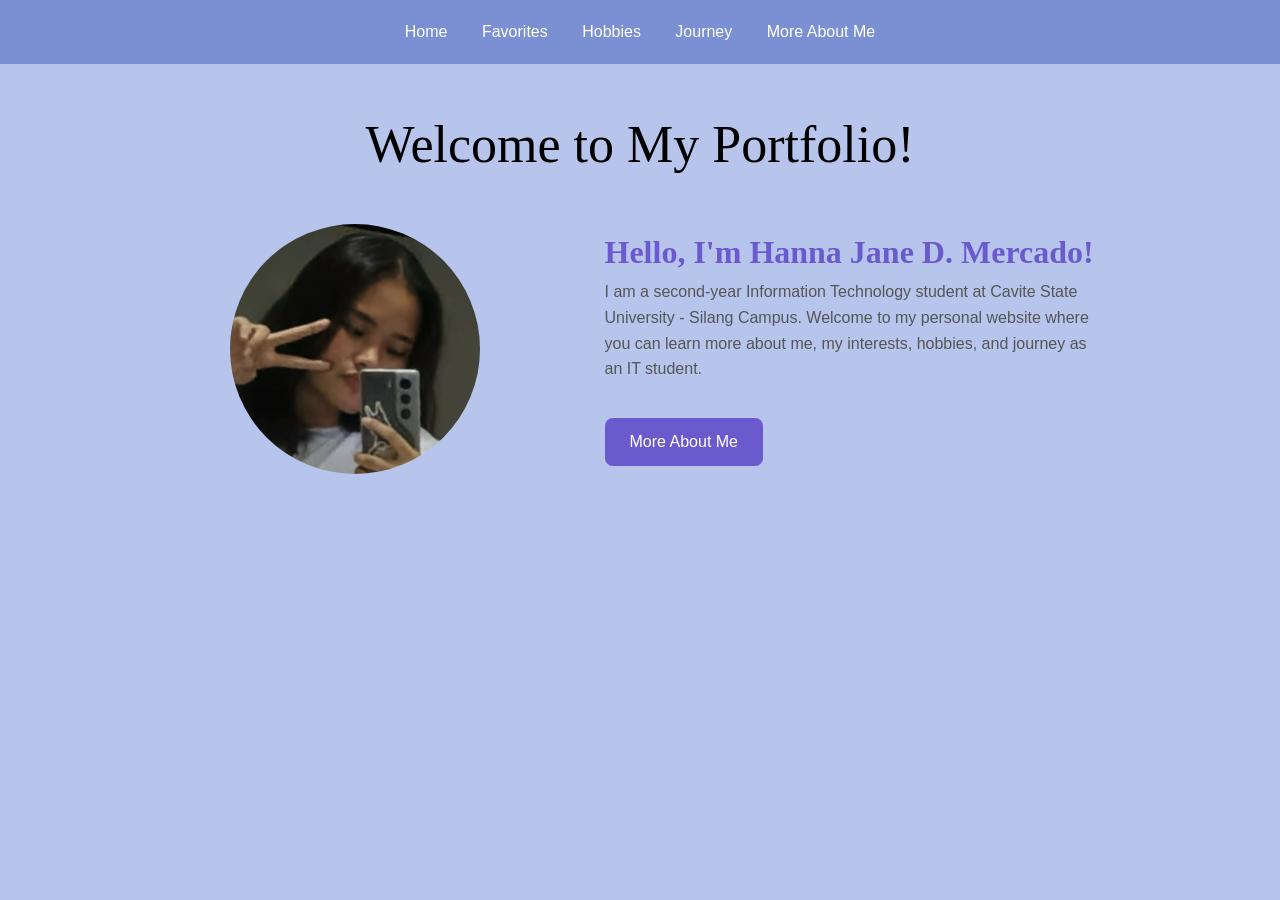
<file: index.html>
<!DOCTYPE html>
<html lang="en">
<head>
    <meta charset="UTF-8">
    <meta name="viewport" content="width=device-width, initial-scale=1.0">

    <title>My Portfolio | Home</title>

    <!-- Bootstrap CSS -->
    <link href="https://cdn.jsdelivr.net/npm/bootstrap@5.3.8/dist/css/bootstrap.min.css" rel="stylesheet">
    <link rel="stylesheet" href="style.css">
</head>

<body>

    <nav>
        <a href="index.html">Home</a>
        <a href="favorites.html">Favorites</a>
        <a href="hobbies.html">Hobbies</a>
        <a href="journey.html">Journey</a>
        <a href="more.html">More About Me</a>
    </nav>

    <main>
        <h1 class="page-title">Welcome to My Portfolio!</h1>

        <div class="container my-5">
            <div class="row align-items-center justify-content-center g-4">

                <!-- Profile Picture -->
                <div class="col-12 col-md-5 text-center">
                    <img src="images/myPicture.jpg"
                         alt="My Profile Picture"
                         class="profile img-fluid">
                </div>

                <!-- Welcome Introduction -->
                <div class="col-12 col-md-6 text-center text-md-start">
                    <div class="welcome">
                        <h2 class="my-name">Hello, I'm Hanna Jane D. Mercado!</h2>

                        <p>
                            I am a second-year Information Technology student
                            at Cavite State University - Silang Campus.
                            Welcome to my personal website where you can learn
                            more about me, my interests, hobbies, and journey
                            as an IT student.
                        </p>

                        <a href="more.html" class="more-button">
                            More About Me
                        </a>
                    </div>
                </div>

            </div>
        </div>
    </main>

</body>
</html>
</file>
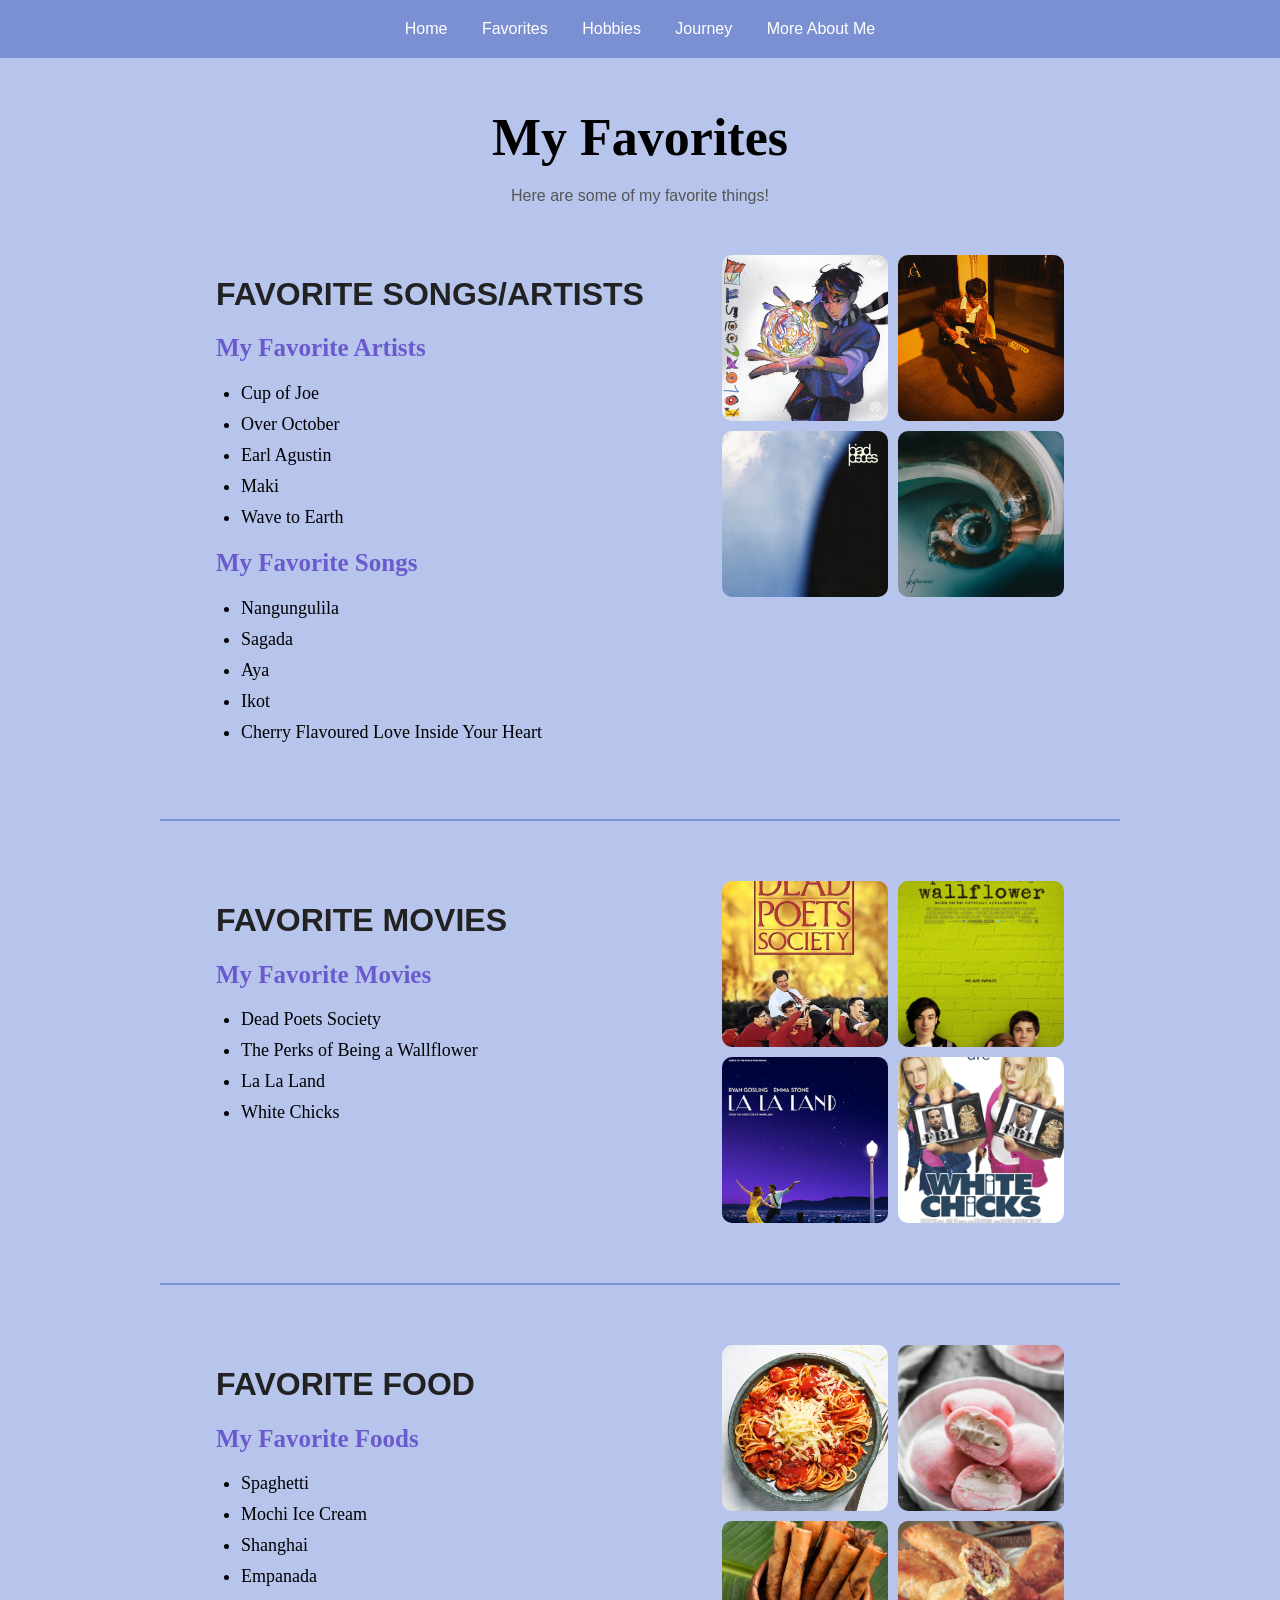
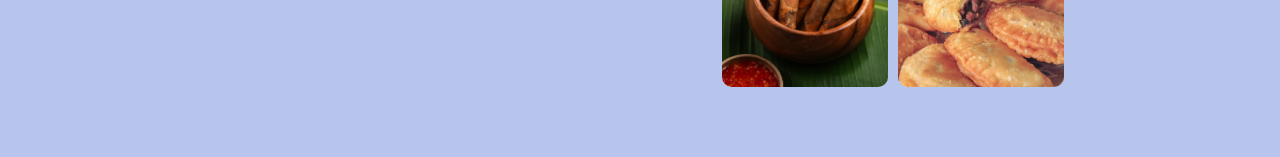
<file: favorites.html>
<!DOCTYPE html>
<html lang="en">
<head>
    <meta charset="UTF-8">
    <meta name="viewport" content="width=device-width, initial-scale=1.0">
    <title>My Portfolio | Favorites</title>
    <link rel="stylesheet" href="style.css">
</head>
<body>

    <nav>
        <a href="index.html">Home</a>
        <a href="favorites.html">Favorites</a>
        <a href="hobbies.html">Hobbies</a>
        <a href="journey.html">Journey</a>
        <a href="more.html">More About Me</a>
    </nav>

    <main>
        <h1 class="fave">My Favorites</h1>
        <center><p>Here are some of my favorite things!</p></center>

        <!-- FAVORITE SONGS/ARTISTS -->
        <div class="music-section">
            <div class="music-list">
                <h1>FAVORITE SONGS/ARTISTS</h1>
                <h2>My Favorite Artists</h2>

                <ul>
                    <li>Cup of Joe</li>
                    <li>Over October</li>
                    <li>Earl Agustin</li>
                    <li>Maki</li>
                    <li>Wave to Earth</li>
                </ul>

                <h2>My Favorite Songs</h2>

                <ul>
                    <li>Nangungulila</li>
                    <li>Sagada</li>
                    <li>Aya</li>
                    <li>Ikot</li>
                    <li>Cherry Flavoured Love Inside Your Heart</li>
                </ul>
            </div>

            <div class="album-collage">
                <img src="images/kolor.jpg" alt="Album 1">
                <img src="images/aya.jpg" alt="Album 2">
                <img src="images/cherry.jpg" alt="Album 3">
                <img src="images/ikot.png" alt="Album 4">
            </div>
        </div>
        <hr class="section-divider">
        <!-- FAVORITE MOVIES -->
        <div class="movie-section">
            <div class="movie-list">
                <h1>FAVORITE MOVIES</h1>
                <h2>My Favorite Movies</h2>

                <ul>
                    <li>Dead Poets Society</li>
                    <li>The Perks of Being a Wallflower</li>
                    <li>La La Land</li>
                    <li>White Chicks</li>
                </ul>
            </div>

            <div class="album-collage">
                <img src="images/deadpoets.jpg" alt="Movie 1">
                <img src="images/perks.jpg" alt="Movie 2">
                <img src="images/lalaland.png" alt="Movie 3">
                <img src="images/white.jpg" alt="Movie 4">
            </div>
        </div>
        <hr class="section-divider">
        <!-- FAVORITE FOOD -->
        <div class="food-section">
            <div class="food-list">
                <h1>FAVORITE FOOD</h1>
                <h2>My Favorite Foods</h2>

                <ul>
                    <li>Spaghetti</li>
                    <li>Mochi Ice Cream</li>
                    <li>Shanghai</li>
                    <li>Empanada</li>
                </ul>
            </div>

            <div class="food-collage">
                <img src="images/spag.jpg" alt="Food 1">
                <img src="images/mochi.jpg" alt="Food 2">
                <img src="images/lumpia.jpg" alt="Food 3">
                <img src="images/empanada.jpg" alt="Food 4">
            </div>
        </div>

    </main>

</body>
</html>
</file>
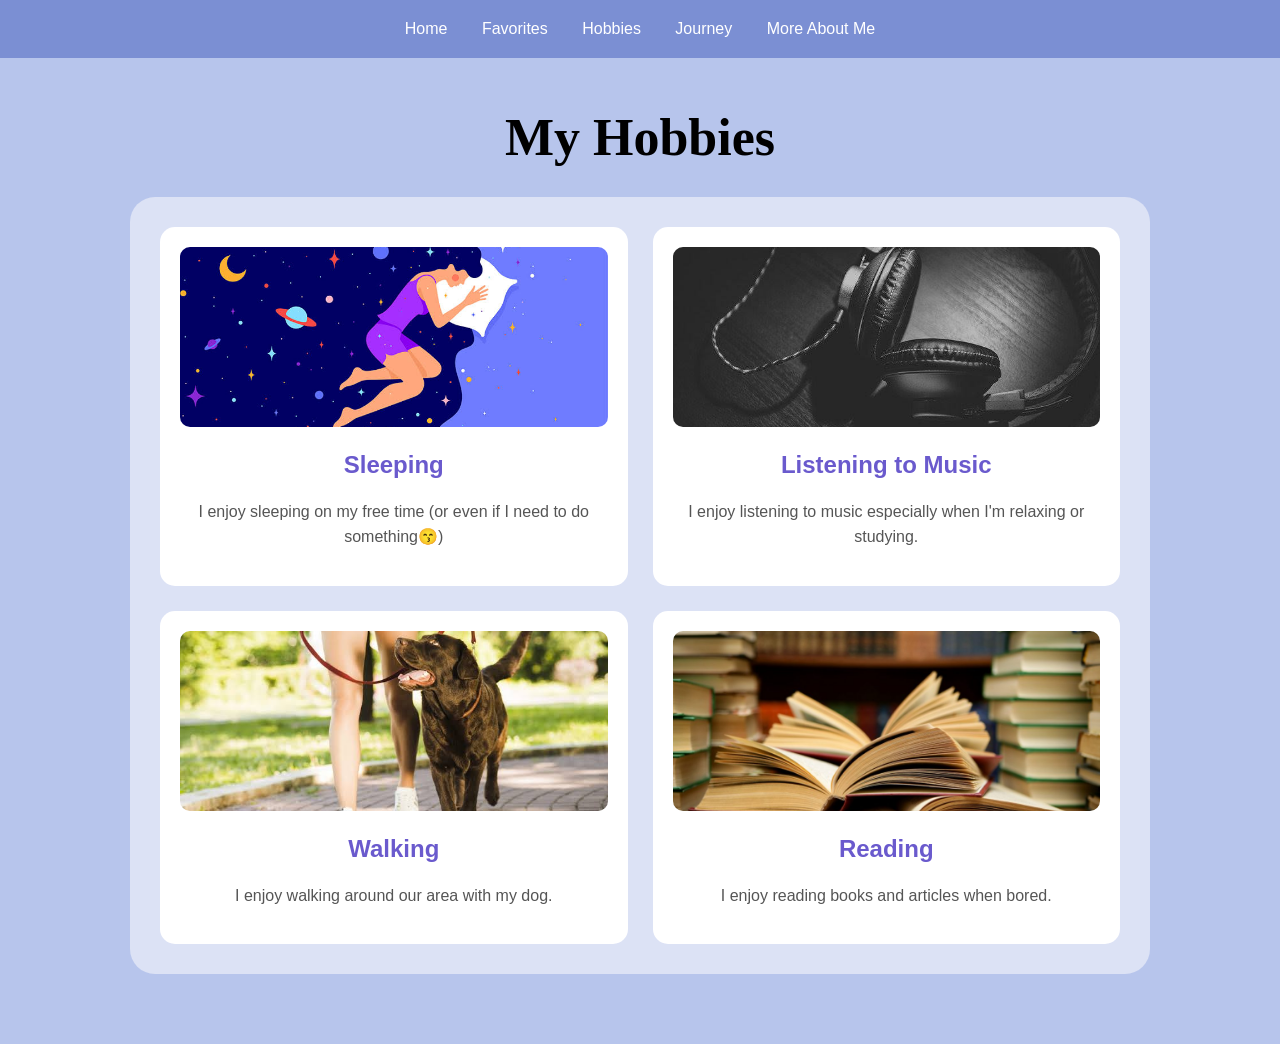
<file: hobbies.html>
<!DOCTYPE html>
<html lang="en">
<head>
    <meta charset="UTF-8">
    <meta name="viewport" content="width=device-width, initial-scale=1.0">
    <title>My Portfolio | Hobbies</title>
    <link rel="stylesheet" href="style.css">
</head>
<body>
    <nav>
        <a href="index.html">Home</a>
        <a href="favorites.html">Favorites</a>
        <a href="hobbies.html">Hobbies</a>
        <a href="journey.html">Journey</a>
        <a href="more.html">More About Me</a>
    </nav>

     <main>
        <h1 class="page-title">My Hobbies</h1>

    <div class="hobbies-container">

        <div class="hobby-box">
            <img src="images/sleep.jpg" alt="Sleeping">
            <h2>Sleeping</h2>
            <p>I enjoy sleeping on my free time (or even if I need to do something😙)</p>
        </div>

        <div class="hobby-box">
            <img src="images/listen.jpg" alt="Music">
            <h2>Listening to Music</h2>
            <p>I enjoy listening to music especially when I'm relaxing or studying.</p>
        </div>

        <div class="hobby-box">
            <img src="images/walking.jpg" alt="Walking">
            <h2>Walking</h2>
            <p>I enjoy walking around our area with my dog.</p>
        </div>

        <div class="hobby-box">
            <img src="images/read.jpg" alt="Reading">
            <h2>Reading</h2>
            <p>I enjoy reading books and articles when bored.</p>
        </div>

    </div>
    </main>

</body>
</html>
</file>
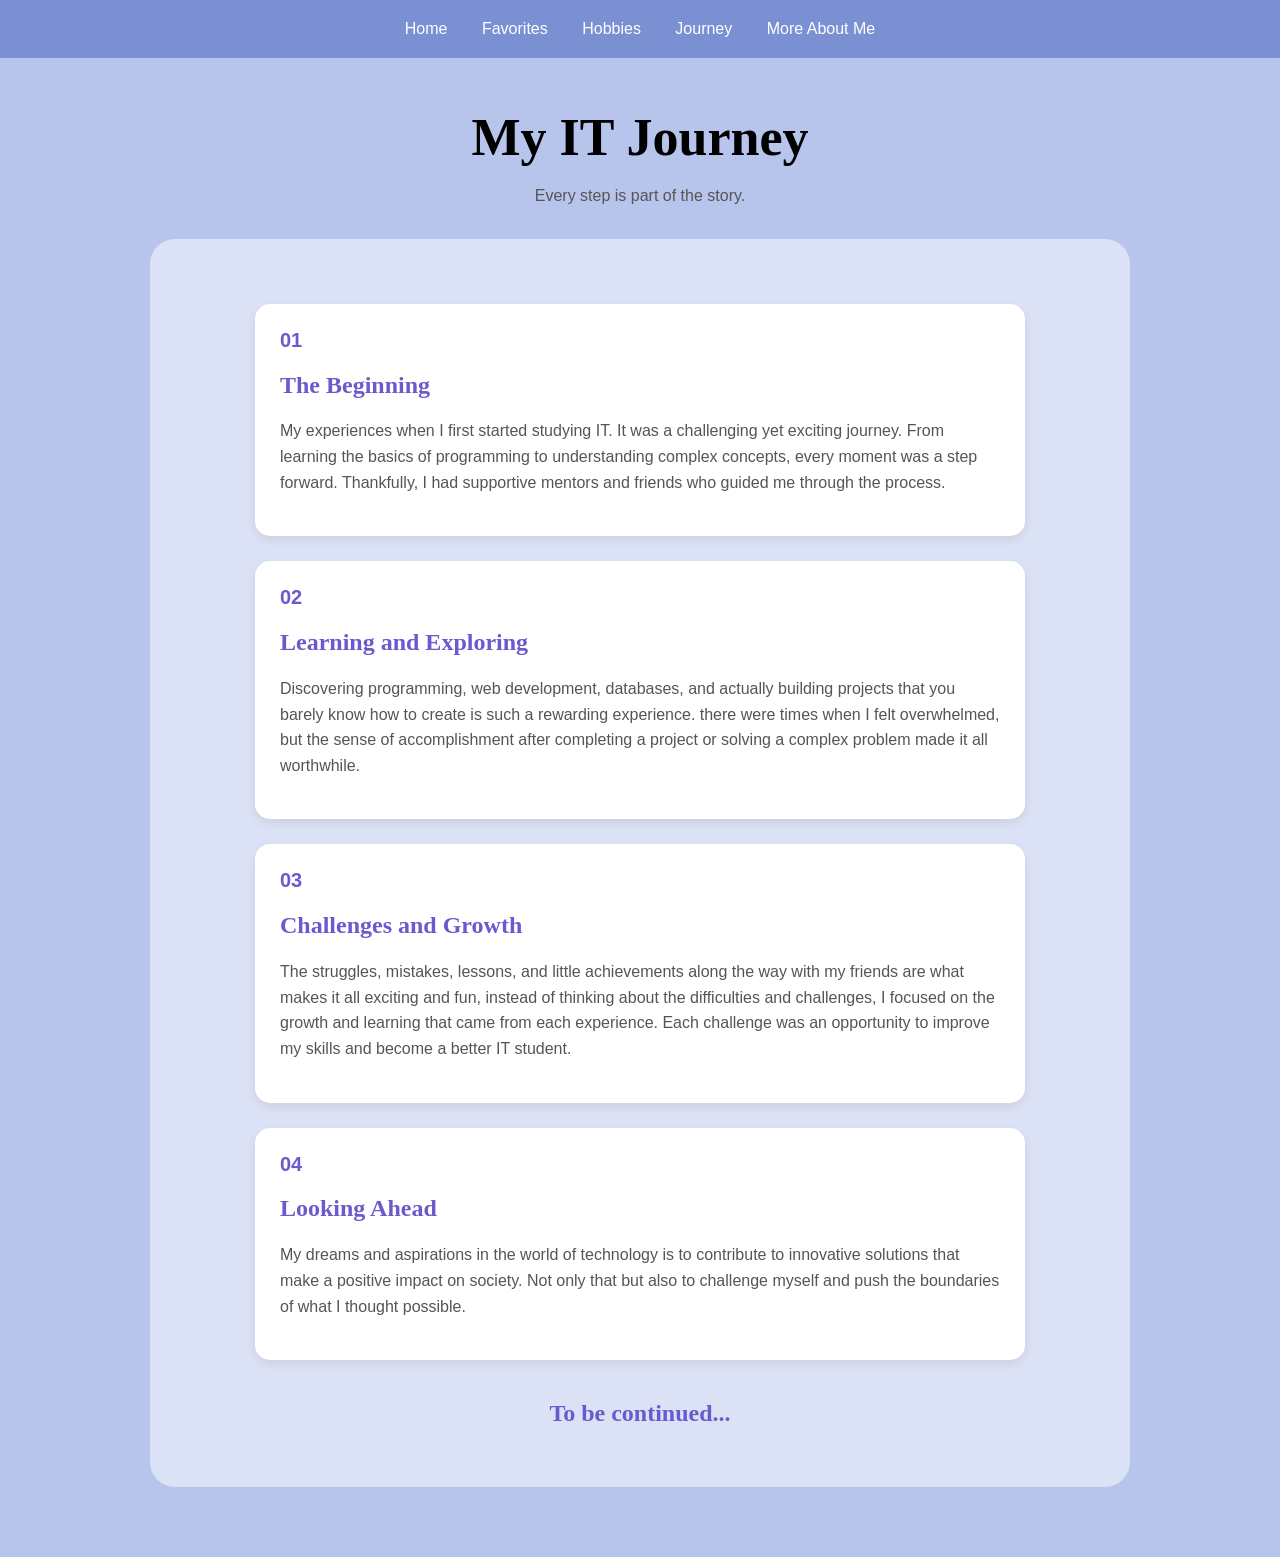
<file: journey.html>
<!DOCTYPE html>
<html>
<head>
    <title>My Journey</title>
    <link rel="stylesheet" href="style.css">
    <meta name="viewport" content="width=device-width, initial-scale=1">
</head>

<body>

    <nav>
        <a href="index.html">Home</a>
        <a href="favorites.html">Favorites</a>
        <a href="hobbies.html">Hobbies</a>
        <a href="journey.html">Journey</a>
        <a href="more.html">More About Me</a>
    </nav>

    <main>
        <h1 class="page-title">My IT Journey</h1>
        <p class="journey-intro">
            Every step is part of the story.
        </p>

        <div class="journey-container">

            <div class="journey-card">
                <span class="journey-number">01</span>
                <h2>The Beginning</h2>
                <p>My experiences when I first started studying IT. It was a challenging yet exciting journey.
                From learning the basics of programming to understanding complex concepts, every moment was a step forward.
                Thankfully, I had supportive mentors and friends who guided me through the process.</p>
            </div>

            <div class="journey-card">
                <span class="journey-number">02</span>
                <h2>Learning and Exploring</h2>
                <p>Discovering programming, web development, databases, and actually building projects that you barely know how to create is such a rewarding experience.
                there were times when I felt overwhelmed, but the sense of accomplishment after completing a project or solving a complex problem made it all worthwhile.</p>
            </div>

            <div class="journey-card">
                <span class="journey-number">03</span>
                <h2>Challenges and Growth</h2>
                <p>The struggles, mistakes, lessons, and little achievements along the way with my friends are what makes it all exciting and fun, instead of thinking about the difficulties 
                    and challenges, I focused on the growth and learning that came from each experience. Each challenge was an opportunity to improve my skills and become a better IT student.</p>
                </p>
            </div>

            <div class="journey-card">
                <span class="journey-number">04</span>
                <h2>Looking Ahead</h2>
                <p>My dreams and aspirations in the world of technology is to contribute to innovative solutions that make a positive impact on society. Not only that but also to challenge myself and push the boundaries of what I thought possible.</p>
            </div>

            <h2 class="journey-ending">To be continued...</h2>

        </div>
    </main>

</body>
</html>
</file>
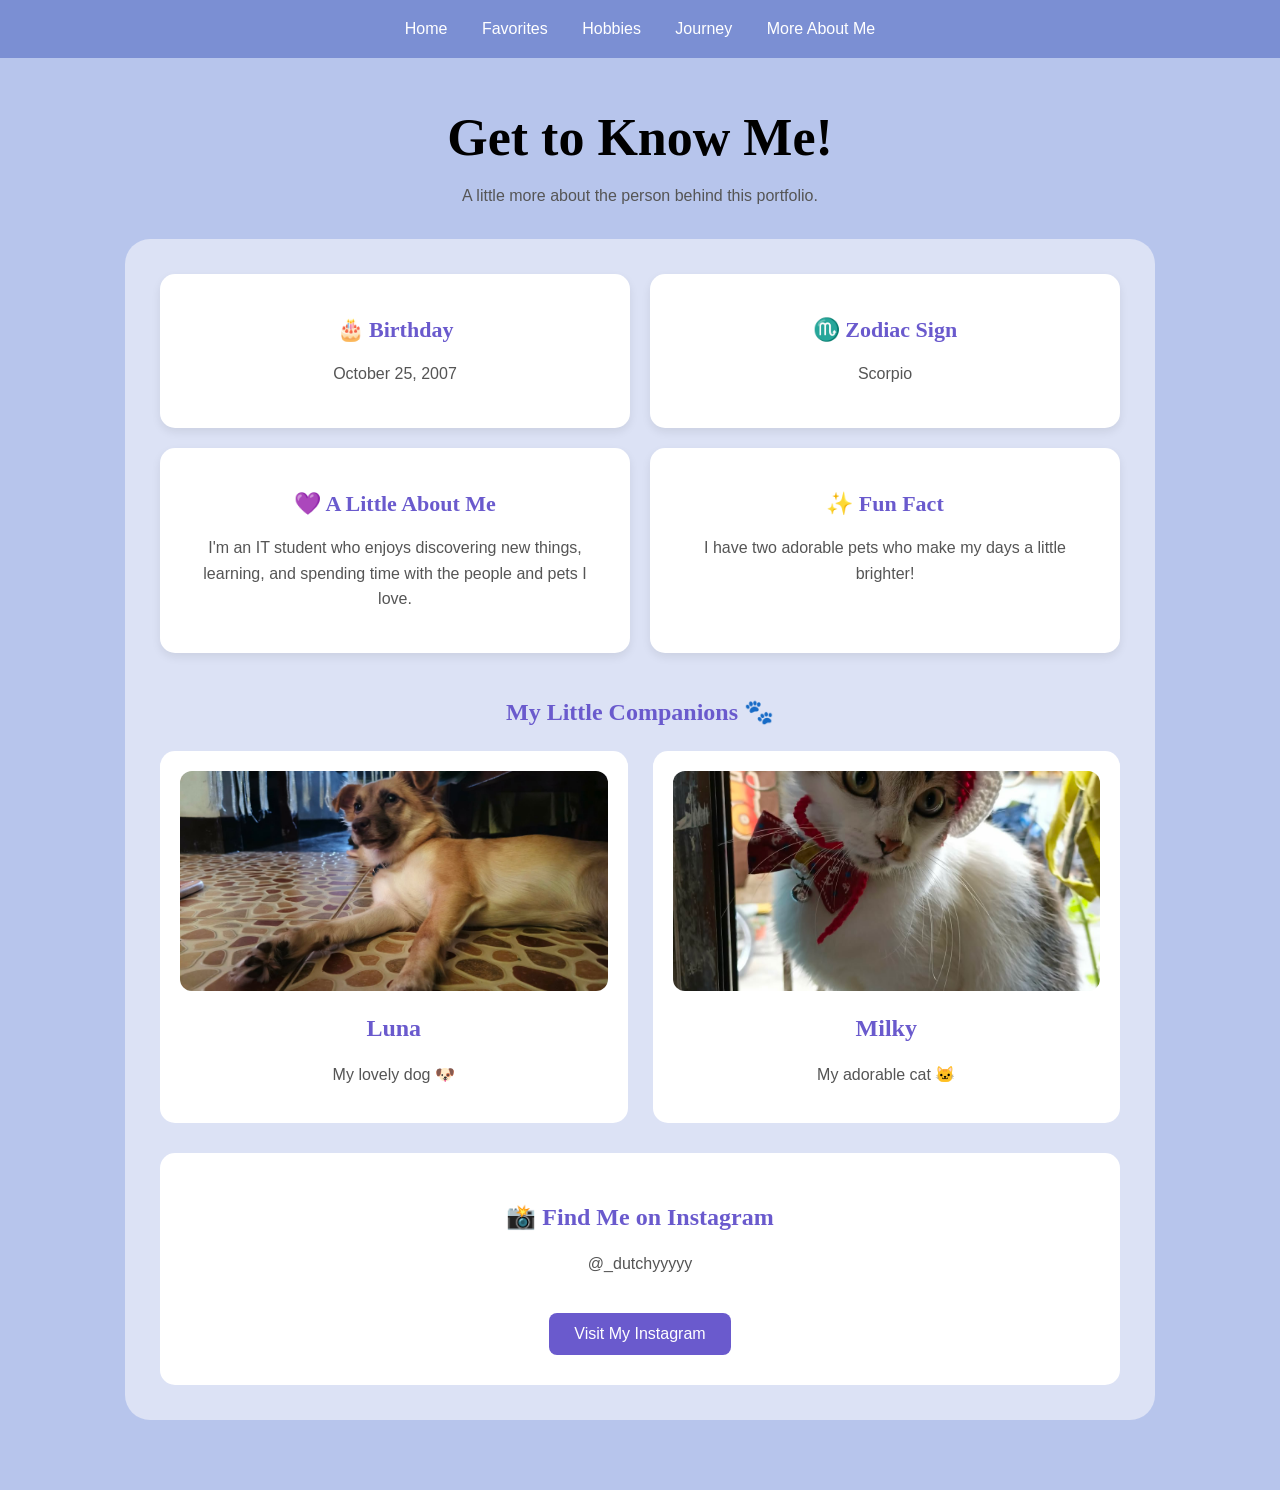
<file: more.html>
<!DOCTYPE html>
<html lang="en">
<head>
    <meta charset="UTF-8">
    <meta name="viewport" content="width=device-width, initial-scale=1.0">

    <title>More About Me</title>
    <link rel="stylesheet" href="style.css">
</head>

<body>

    <nav>
        <a href="index.html">Home</a>
        <a href="favorites.html">Favorites</a>
        <a href="hobbies.html">Hobbies</a>
        <a href="journey.html">Journey</a>
        <a href="more.html">More About Me</a>
    </nav>

    <main>
        <h1 class="page-title">Get to Know Me!</h1>

        <p class="about-intro">
            A little more about the person behind this portfolio.
        </p>

        <div class="about-container">

            <!-- Personal Information -->
            <div class="about-grid">

                <div class="about-card">
                    <h2>🎂 Birthday</h2>
                    <p>October 25, 2007</p>
                </div>

                <div class="about-card">
                    <h2>♏ Zodiac Sign</h2>
                    <p>Scorpio</p>
                </div>

                <div class="about-card">
                    <h2>💜 A Little About Me</h2>
                    <p>
                        I'm an IT student who enjoys discovering
                        new things, learning, and spending time
                        with the people and pets I love.
                    </p>
                </div>

                <div class="about-card">
                    <h2>✨ Fun Fact</h2>
                    <p>
                        I have two adorable pets who make my
                        days a little brighter!
                    </p>
                </div>

            </div>

            <!-- My Pets -->
            <h2 class="pets-title">My Little Companions 🐾</h2>

            <div class="pets-grid">

                <div class="pet-card">
                    <img src="images/luna.jpg" alt="My Dog Luna">
                    <h2>Luna</h2>
                    <p>My lovely dog 🐶</p>
                </div>

                <div class="pet-card">
                    <img src="images/milky.jpg" alt="My Cat Milky">
                    <h2>Milky</h2>
                    <p>My adorable cat 🐱</p>
                </div>

            </div>

            <!-- Instagram -->
            <div class="instagram-card">
                <h2>📸 Find Me on Instagram</h2>
                <p>@_dutchyyyyy</p>
                <a href="https://www.instagram.com/_dutchyyyyy/"
                   target="_blank"
                   class="more-button">
                    Visit My Instagram
                </a>
            </div>

        </div>

    </main>

</body>
</html>
</file>
<file: style.css>
body {
    margin: 0;
    font-family: Arial, sans-serif;
    background-color: rgb(183, 197, 236);
}

/* navigation bar */
nav {
    background-color: #7b8fd3;
    padding: 20px;
    text-align: center;
    flex-wrap: wrap;
}

nav a {
    color: white;
    text-decoration: none;
    margin: 15px;
    font-size: 16px;
}

nav a:hover {
    color: skyblue;
}

/* main content */
main {
    padding: 40px;
}

h1 {
    color: #222;
}

p {
    color: #555;
    line-height: 1.6;
}

.page-title {
    color: black;
    font-family: 'Times New Roman', Times, serif;
    font-size: 52px;
    text-align: center;
    margin-top: 10px;
    margin-bottom: 15px;
}

.home {
    display: flex;
    align-items: center;
    gap: 40px;
    padding: 50px;
}

.profile {
    width: 250px;
    height: 250px;
    border-radius: 50%;
    object-fit: cover;
}

.welcome {
    max-width: 500px;
}

.my-name {
    color: #6A5ACD;
    font-family: Georgia, serif;
    font-size: 32px;
    font-weight: bold;
}

.more-button {
    display: inline-block;
    background-color: #6A5ACD;
    color: white;
    text-decoration: none;
    padding: 12px 25px;
    border-radius: 8px;
    margin-top: 20px;
}

.more-button:hover {
    background-color: #483D8B;
}
/* favorite section */
.fave {
    color: black;
    font-family: 'Times New Roman', Times, serif;
    font-size: 52px;
    text-align: center;
    margin-top: 10px;
    margin-bottom: 5px;
}
/* music section */
.music-section {
    display: flex;
    align-items: flex-start;
    justify-content: center;
    gap: 50px;
    padding: 30px;
}

.music-list {
    width: 40%;
}

.music-list h2 {
    color: #6A5ACD;
    font-family: Georgia, 'Times New Roman', Times, serif;
    font-size: 25px;
    font-weight: 800;
}

.music-list ul {
    padding-left: 25px;
}

.music-list li {
    margin-bottom: 10px;
    font-family: Cambria, Cochin, Georgia, Times, 'Times New Roman', serif;
    font-size: 18px;
    font-weight: 500;
}

.album-collage {
    width: 30%;
    display: grid;
    grid-template-columns: 1fr 1fr;
    gap: 10px;
}

.album-collage img {
    width: 100%;
    aspect-ratio: 1 / 1;
    object-fit: cover;
    border-radius: 10px;
}

/* home button on favorite page */
.home-button {
    display: inline-block;
    background-color: #6A5ACD;
    color: white;
    text-decoration: none;
    padding: 12px 25px;
    border-radius: 8px;
    margin-top: 20px;
}

.home-button:hover {
    background-color: #483D8B;
}
/* movie section */
.movie-collage {
    width: 30%;
    display: grid;
    grid-template-columns: 1fr 1fr;
    gap: 10px;
}

.movie-collage img {
    width: 100%;
    aspect-ratio: 1 / 1;
    object-fit: cover;
    border-radius: 10px;
}

.movie-section {
    display: flex;
    align-items: flex-start;
    justify-content: center;
    gap: 50px;
    padding: 30px;
}

.movie-list {
    width: 40%;
}

.movie-list h2 {
    color: #6A5ACD;
    font-family: Georgia, 'Times New Roman', Times, serif;
    font-size: 25px;
    font-weight: 800;
}

.movie-list ul {
    padding-left: 25px;
}

.movie-list li {
    margin-bottom: 10px;
    font-family: Cambria, Cochin, Georgia, Times, 'Times New Roman', serif;
    font-size: 18px;
    font-weight: 500;
}
/* food section */
.food-collage {
    width: 30%;
    display: grid;
    grid-template-columns: 1fr 1fr;
    gap: 10px;
}

.food-collage img {
    width: 100%;
    aspect-ratio: 1 / 1;
    object-fit: cover;
    border-radius: 10px;
}

.food-section {
    display: flex;
    align-items: flex-start;
    justify-content: center;
    gap: 50px;
    padding: 30px;
}

.food-list {
    width: 40%;
}

.food-list h2 {
    color: #6A5ACD;
    font-family: Georgia, 'Times New Roman', Times, serif;
    font-size: 25px;
    font-weight: 800;
}

.food-list ul {
    padding-left: 25px;
}

.food-list li {
    margin-bottom: 10px;
    font-family: Cambria, Cochin, Georgia, Times, 'Times New Roman', serif;
    font-size: 18px;
    font-weight: 500;
}
/* favorite pictures hover effect */

.album-collage img,
.movie-collage img,
.food-collage img {
    transition: transform 0.3s ease, box-shadow 0.3s ease;
    cursor: pointer;
}

.album-collage img:hover,
.movie-collage img:hover,
.food-collage img:hover {
    transform: scale(1.08);
    box-shadow: 0 8px 15px rgba(0, 0, 0, 0.2);
}
/* section divider */
.section-divider {
    border: none;
    height: 2px;
    background-color: #7b8fd3;
    width: 80%;
    margin: 30px auto;
    border-radius: 5px;
}
/* hobbies section */
.hobbies-container {
    background-color: #dce2f5;
    width: 80%;
    margin: 30px auto;
    padding: 30px;
    border-radius: 25px;

    display: grid;
    grid-template-columns: repeat(2, 1fr);
    gap: 25px;
}

.hobby-box {
    background-color: white;
    padding: 20px;
    border-radius: 15px;
    text-align: center;

    transition: transform 0.3s ease, box-shadow 0.3s ease;
}

.hobby-box:hover {
    transform: translateY(-10px) scale(1.02);
    box-shadow: 0 10px 20px rgba(0, 0, 0, 0.15);
}

.hobby-box img {
    width: 100%;
    height: 180px;
    object-fit: cover;
    border-radius: 10px;

     transition: transform 0.4s ease;
}

.hobby-box h2 {
    color: #6A5ACD;
}   

/* journey section */

.journey-intro {
    text-align: center;
    margin-bottom: 30px;
}

.journey-container {
    background-color: #dce2f5;
    width: 75%;
    margin: 30px auto;
    padding: 40px;
    border-radius: 25px;
}

.journey-card {
    background-color: white;
    padding: 25px;
    margin: 25px auto;
    border-radius: 15px;
    width: 80%;
    position: relative;
    box-shadow: 0 4px 10px rgba(0,0,0,0.08);

    /* animation */
    opacity: 0;
    animation: appear 0.8s ease forwards;
}

.journey-number {
    color: #6A5ACD;
    font-size: 20px;
    font-weight: bold;
}

.journey-card h2 {
    color: #6A5ACD;
    font-family: Georgia, serif;
}

.journey-ending {
    text-align: center;
    color: #6A5ACD;
    font-family: Georgia, serif;
    margin-top: 40px;
}

/* journey card animation */

@keyframes appear {
    from {
        opacity: 0;
        transform: translateY(30px);
    }

    to {
        opacity: 1;
        transform: translateY(0);
    }
}

/* animation delay */

.journey-card:nth-child(1) {
    animation-delay: 0.3s;
}

.journey-card:nth-child(2) {
    animation-delay: 0.8s;
}

.journey-card:nth-child(3) {
    animation-delay: 1.3s;
}

.journey-card:nth-child(4) {
    animation-delay: 1.8s;
}
/* more section */
.about-intro {
    text-align: center;
    margin-bottom: 30px;
}

.about-container {
    background-color: #dce2f5;
    width: 80%;
    margin: 30px auto;
    padding: 35px;
    border-radius: 25px;
}

/* personal information grid */

.about-grid {
    display: grid;
    grid-template-columns: repeat(2, 1fr);
    gap: 20px;
}

.about-card {
    background-color: white;
    padding: 25px;
    border-radius: 15px;
    text-align: center;
    box-shadow: 0 4px 10px rgba(0,0,0,0.08);

    transition: transform 0.3s ease, box-shadow 0.3s ease;
}

.about-card:hover {
    transform: translateY(-7px);
    box-shadow: 0 10px 20px rgba(0,0,0,0.15);
}

.about-card h2 {
    color: #6A5ACD;
    font-family: Georgia, serif;
    font-size: 22px;
}

/* pets section */

.pets-title {
    text-align: center;
    color: #6A5ACD;
    font-family: Georgia, serif;
    margin-top: 45px;
    margin-bottom: 25px;
}

.pets-grid {
    display: grid;
    grid-template-columns: repeat(2, 1fr);
    gap: 25px;
}

.pet-card {
    background-color: white;
    padding: 20px;
    border-radius: 15px;
    text-align: center;

    transition: transform 0.3s ease;
}

.pet-card:hover {
    transform: translateY(-7px);
}

.pet-card img {
    width: 100%;
    height: 220px;
    object-fit: cover;
    border-radius: 12px;
    transition: transform 0.3s ease;
}

.pet-card:hover img {
    transform: scale(1.03);
}

.pet-card h2 {
    color: #6A5ACD;
    font-family: Georgia, serif;
}

/* instagram section */

.instagram-card {
    background-color: white;
    text-align: center;
    padding: 30px;
    border-radius: 15px;
    margin-top: 30px;
}

.instagram-card h2 {
    color: #6A5ACD;
    font-family: Georgia, serif;
}
/* MOBILE RESPONSIVENESS🥹 */
@media (max-width: 600px) {

    nav {
    display: flex;
    flex-wrap: wrap;
    justify-content: center;
    align-items: center;
    gap: 8px;
    padding: 12px 8px;
    }

    nav a {
    margin: 0;
    padding: 8px 12px;
    font-size: 14px;
    }

    /* General adjustments */
    main {
        padding: 15px;
    }

    .page-title,
    .fave {
        font-size: 36px;
    }

    /* FAVORITES PAGE */
    .music-section,
    .movie-section,
    .food-section {
        flex-direction: column;
        align-items: center;
        gap: 20px;
        padding: 15px 5px;
    }

    .music-list,
    .movie-list,
    .food-list {
        width: 100%;
    }

    .album-collage,
    .movie-collage,
    .food-collage {
        width: 100%;
        grid-template-columns: repeat(2, 1fr);
    }

    .album-collage img,
    .movie-collage img,
    .food-collage img {
        width: 100%;
    }

    /* HOBBIES PAGE */
    .hobbies-container {
        width: 100%;
        padding: 15px;
        grid-template-columns: 1fr;
        box-sizing: border-box;
    }

    .hobby-box {
        width: 100%;
        box-sizing: border-box;
    }

    .hobby-box img {
        height: 200px;
    }

    /* MORE ABOUT ME PAGE */
    .about-container {
        width: 100%;
        padding: 15px;
        box-sizing: border-box;
    }

    .about-grid,
    .pets-grid {
        grid-template-columns: 1fr;
        gap: 15px;
    }

    .about-card,
    .pet-card {
        width: 100%;
        box-sizing: border-box;
    }

    .pet-card img {
        height: 200px;
    }

    .instagram-card {
        padding: 20px;
    }
}
</file>
